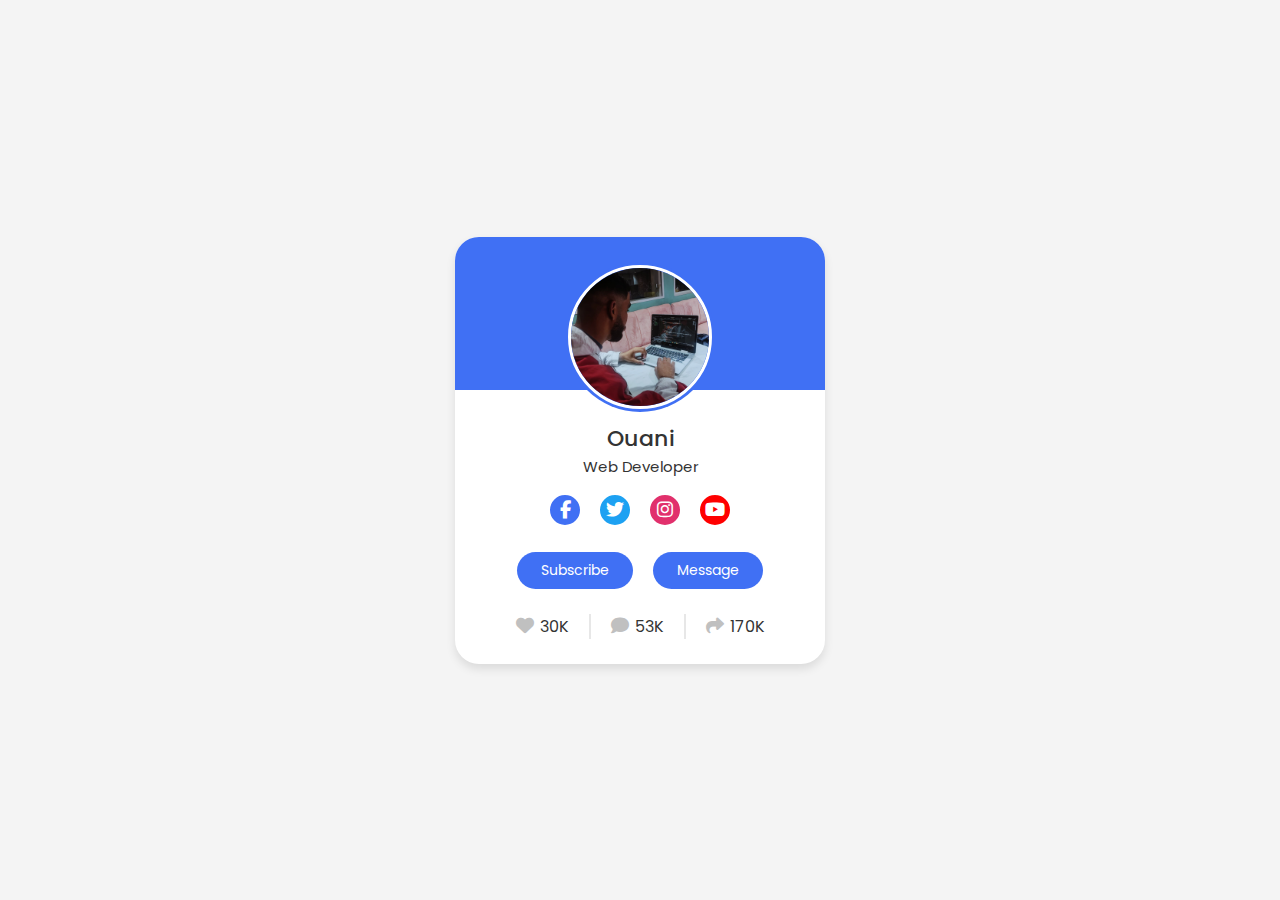
<file: index.html>
<!DOCTYPE html>
<html lang="en">
<head>
    <meta charset="UTF-8">
    <link rel="stylesheet" href="https://cdnjs.cloudflare.com/ajax/libs/font-awesome/6.7.2/css/all.min.css" integrity="sha512-Evv84Mr4kqVGRNSgIGL/F/aIDqQb7xQ2vcrdIwxfjThSH8CSR7PBEakCr51Ck+w+/U6swU2Im1vVX0SVk9ABhg==" crossorigin="anonymous" referrerpolicy="no-referrer" />
    <meta name="viewport" content="width=device-width, initial-scale=1.0">
    <link rel="stylesheet" href="Style.css">
    <title>Document</title>
</head>
<body>
    <div class="Profile-card">
        <div class="Image">
            <img src="Profile_Picture.jpg" alt="Profile" class="Profile-Image">
        </div>

        <div class="text-data">
            <span class="name">Ouani</span>
            <span class="job">Web Developer</span>
        </div>

        <div class="media-buttons">
            <a href="" id="Facebook"  class="link"><i class="fa-brands fa-facebook-f"></i></a>
            <a href="" id="Twitter"  class="link"><i class="fa-brands fa-twitter"></i></a>
            <a href="" id="Instagram"  class="link"><i class="fa-brands fa-instagram"></i></a>
            <a href="" id="Youtube"  class="link"><i class="fa-brands fa-youtube"></i></a>
        </div>

        <div class="buttons">
            <button class="button">Subscribe</button>
            <button class="button">Message</button>
        </div>
        
        <div class="analytics">
            <div class="data">    
                <i id="Heart" class="fa-solid fa-heart"></i>
                <span class="number">30K</span>
            </div>

        <div class="data">
            <i id="Comment" class="fa-solid fa-comment"></i>
            <span class="number">53K</span>
        </div>
        <div class="data">
            <i id="Share" class="fa-solid fa-share"></i>
            <span class="number">170K</span>
        </div>
    </div>

    </div>
</body>
</html>
</file>
<file: Style.css>
/* Google Fonts - Poppins */
@import url("https://fonts.googleapis.com/css2?family=Poppins:wght@300;400;500;600&display=swap");
* {
  margin: 0;
  padding: 0;
  box-sizing: border-box;
  font-family: "Poppins", sans-serif;
}
body
{
    height: 100vh;
    display: flex;
    align-items: center;
    justify-content: center;
    background-color: #f4f4f4;
}
.Profile-card
{
    display: flex;
    flex-direction: column;
    align-items: center;
    max-width: 370px;
    width: 100%;
    background: #fff;
    border-radius: 24px;
    padding: 25px;
    box-shadow: 0 5px 10px rgba(0, 0, 0, .1);
    position: relative;
}

.Profile-card::before
{
    content: "";
    position: absolute;
    top: 0;
    left: 0;
    height: 36%;
    width: 100%;
    border-radius: 24px 24px 0 0 ;
    background-color: #4070f4;

}
.Image
{
    position: relative;
    height: 150px;
    width: 150px;
    border-radius: 50%;
    background-color: #4070f4;
    padding: 3px;
    margin-bottom: 10px;
}
.Image .Profile-Image
{
    height: 100%;
    width: 100%;
    object-fit: cover;
    border-radius: 50%;
    border: 3px solid #fff;
}

.Profile-card .text-data
{
    display: flex;
    flex-direction: column;
    align-items: center;
    color: #333;
}

.text-data .name
{
    font-size: 22px;
    font-weight: 500;
}

.text-data .job
{
    font-size: 15px;
    font-weight: 400;
}

.Profile-card .media-buttons
{
    display: flex;
    align-items: center;
    margin-top: 15px;
}
.media-buttons #Facebook, #Twitter, #Instagram, #Youtube
{
    display: flex;
    align-items: center;
    justify-content: center;
    color: #fff;
    font-size: 18px;
    height: 34px;
    width: 34px;
    border: 2px solid white;
    border-radius: 50%;
    margin: 0 8px;
    text-decoration: none;
    transition: all .3s ease-in-out;
}

#Facebook
{
    background-color: #4070f4;
}
#Twitter
{
    background-color: #1da1f2;
}
#Instagram
{
    background-color: #e1306c;
}
#Youtube
{
    background-color: #ff0000;
}
#Facebook:hover
{
    color: #4267b2;
    background-color: #fff;
    border: 2px solid #4267b2;
    transform: scale(1.1);
}
#Twitter:hover
{
    color: #1da1f2;
    background-color: #fff;
    border: 2px solid #1da1f2;
    transform: scale(1.1);
}
#Instagram:hover
{
    color: #e1306c;
    background-color: #fff;
    border: 2px solid #e1306c;
    transform: scale(1.1);
}
#Youtube:hover
{
    color: #ff0000;
    background-color: #fff;
    border: 2px solid #ff0000;
    transform: scale(1.1);
}
.Profile-card .buttons
{
    display: flex;
    align-items: center;
    margin-top: 25px;
}
.Profile-card .buttons .button
{
    color: #fff;
    font-size: 14px;
    font-weight: 400;
    border: none;
    border-radius: 24px;
    margin: 0 10px;
    padding: 8px 24px;
    background-color: #4070f4;
    cursor: pointer;
    transition: all .3s ease;
}
.Profile-card .buttons .button:hover
{
    background-color: #0e4bf1;
}
.Profile-card .analytics
{
    display: flex;
    align-items: center;
    margin-top: 25px;
}

.analytics .data
{
    display: flex;
    align-items: center;
    color: #333;
    padding: 0 20px;
    border-right: 2px solid #e7e7e7;
}

.data i
{
    font-size: 18px;
    margin-right: 6px;
    color: silver;
    transition: all .3s ease-in-out;
}
#Heart:hover
{
    transform: scale(1.2);
    color: red;
}
#Comment:hover
{
    transform: scale(1.2);
    color: #333;
}
#Share:hover
{
    transform: scale(1.2);
    color: #4070f4;
}
.data:last-child
{
    border-right: none;
}
</file>
<file: Profile_Card_Project/Style.css>
/* Google Fonts - Poppins */
@import url("https://fonts.googleapis.com/css2?family=Poppins:wght@300;400;500;600&display=swap");
* {
  margin: 0;
  padding: 0;
  box-sizing: border-box;
  font-family: "Poppins", sans-serif;
}
body
{
    height: 100vh;
    display: flex;
    align-items: center;
    justify-content: center;
    background-color: #f4f4f4;
}
.Profile-card
{
    display: flex;
    flex-direction: column;
    align-items: center;
    max-width: 370px;
    width: 100%;
    background: #fff;
    border-radius: 24px;
    padding: 25px;
    box-shadow: 0 5px 10px rgba(0, 0, 0, .1);
    position: relative;
}

.Profile-card::before
{
    content: "";
    position: absolute;
    top: 0;
    left: 0;
    height: 36%;
    width: 100%;
    border-radius: 24px 24px 0 0 ;
    background-color: #4070f4;

}
.Image
{
    position: relative;
    height: 150px;
    width: 150px;
    border-radius: 50%;
    background-color: #4070f4;
    padding: 3px;
    margin-bottom: 10px;
}
.Image .Profile-Image
{
    height: 100%;
    width: 100%;
    object-fit: cover;
    border-radius: 50%;
    border: 3px solid #fff;
}

.Profile-card .text-data
{
    display: flex;
    flex-direction: column;
    align-items: center;
    color: #333;
}

.text-data .name
{
    font-size: 22px;
    font-weight: 500;
}

.text-data .job
{
    font-size: 15px;
    font-weight: 400;
}

.Profile-card .media-buttons
{
    display: flex;
    align-items: center;
    margin-top: 15px;
}
.media-buttons #Facebook, #Twitter, #Instagram, #Youtube
{
    display: flex;
    align-items: center;
    justify-content: center;
    color: #fff;
    font-size: 18px;
    height: 34px;
    width: 34px;
    border: 2px solid white;
    border-radius: 50%;
    margin: 0 8px;
    text-decoration: none;
    transition: all .3s ease-in-out;
}

#Facebook
{
    background-color: #4070f4;
}
#Twitter
{
    background-color: #1da1f2;
}
#Instagram
{
    background-color: #e1306c;
}
#Youtube
{
    background-color: #ff0000;
}
#Facebook:hover
{
    color: #4267b2;
    background-color: #fff;
    border: 2px solid #4267b2;
    transform: scale(1.1);
}
#Twitter:hover
{
    color: #1da1f2;
    background-color: #fff;
    border: 2px solid #1da1f2;
    transform: scale(1.1);
}
#Instagram:hover
{
    color: #e1306c;
    background-color: #fff;
    border: 2px solid #e1306c;
    transform: scale(1.1);
}
#Youtube:hover
{
    color: #ff0000;
    background-color: #fff;
    border: 2px solid #ff0000;
    transform: scale(1.1);
}
.Profile-card .buttons
{
    display: flex;
    align-items: center;
    margin-top: 25px;
}
.Profile-card .buttons .button
{
    color: #fff;
    font-size: 14px;
    font-weight: 400;
    border: none;
    border-radius: 24px;
    margin: 0 10px;
    padding: 8px 24px;
    background-color: #4070f4;
    cursor: pointer;
    transition: all .3s ease;
}
.Profile-card .buttons .button:hover
{
    background-color: #0e4bf1;
}
.Profile-card .analytics
{
    display: flex;
    align-items: center;
    margin-top: 25px;
}

.analytics .data
{
    display: flex;
    align-items: center;
    color: #333;
    padding: 0 20px;
    border-right: 2px solid #e7e7e7;
}

.data i
{
    font-size: 18px;
    margin-right: 6px;
    color: silver;
    transition: all .3s ease-in-out;
}
#Heart:hover
{
    transform: scale(1.2);
    color: red;
}
#Comment:hover
{
    transform: scale(1.2);
    color: #333;
}
#Share:hover
{
    transform: scale(1.2);
    color: #4070f4;
}
.data:last-child
{
    border-right: none;
}
</file>
